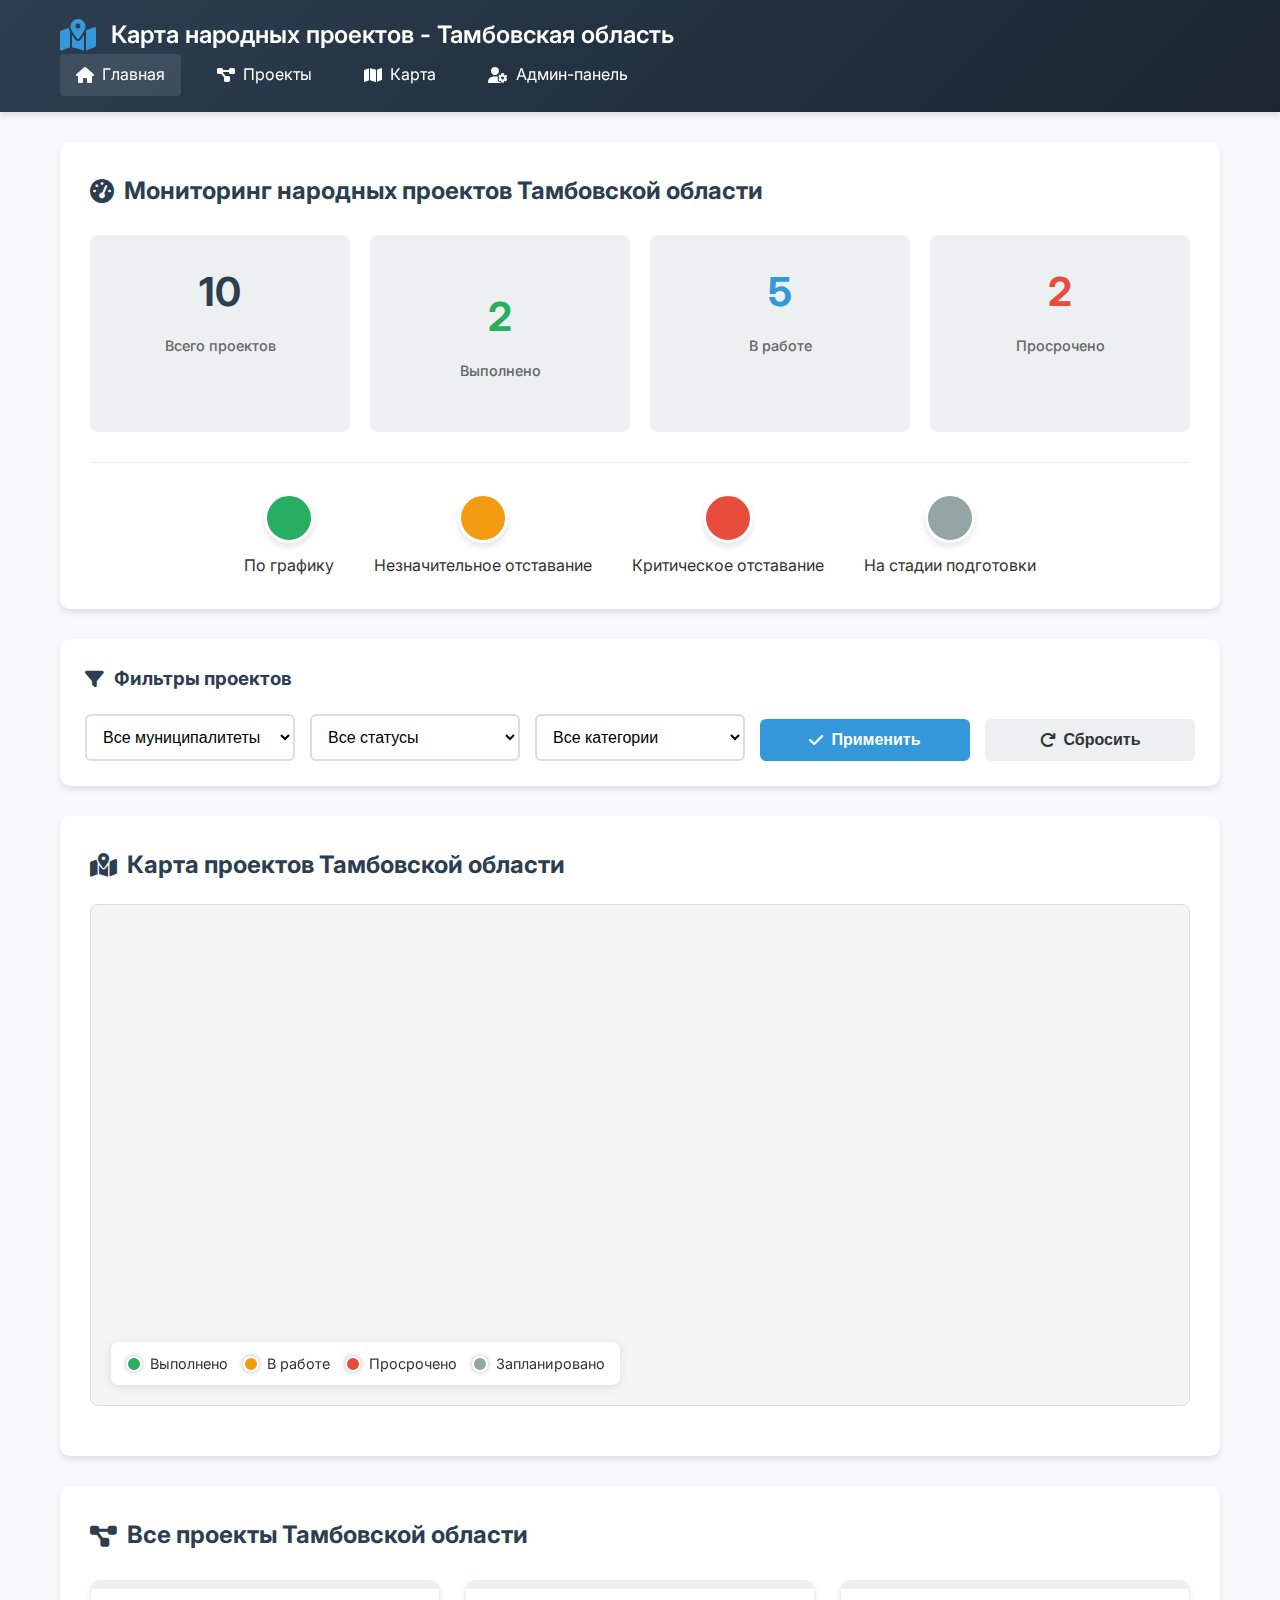
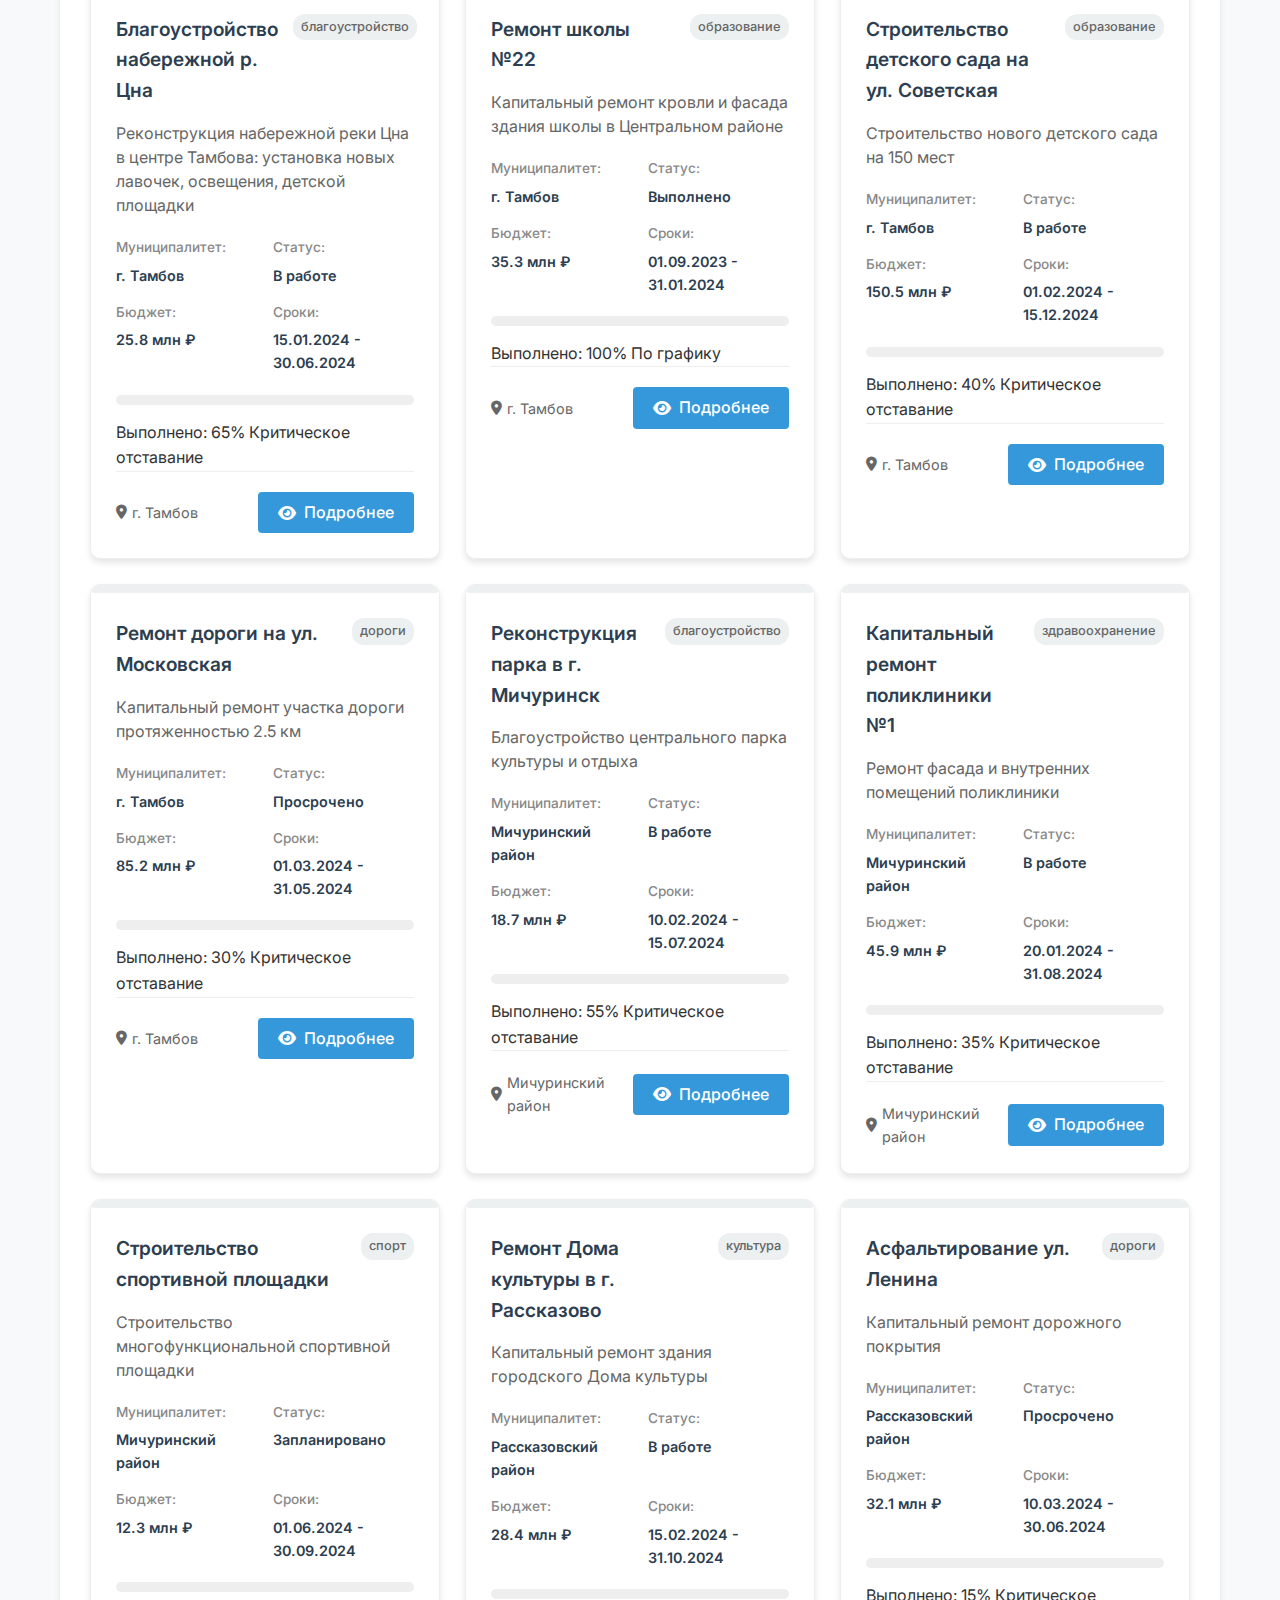
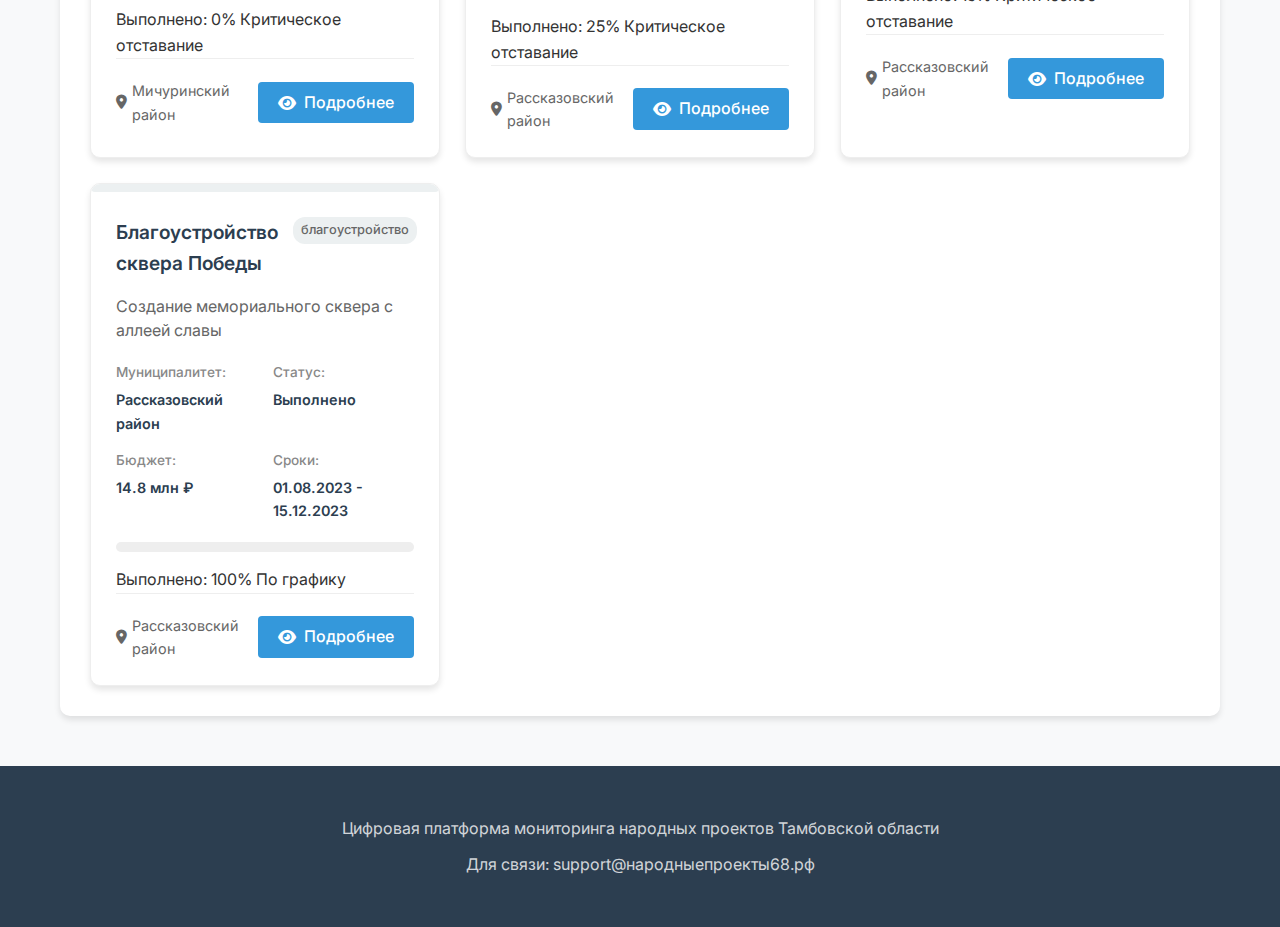
<file: index.html>
<!DOCTYPE html>
<html lang="ru">
<head>
    <meta charset="UTF-8">
    <meta name="viewport" content="width=device-width, initial-scale=1.0">
    <title>Карта народных проектов - Тамбовская область</title>
    <link rel="stylesheet" href="style.css">
    <link rel="stylesheet" href="https://cdnjs.cloudflare.com/ajax/libs/font-awesome/6.4.0/css/all.min.css">
    <link href="https://fonts.googleapis.com/css2?family=Inter:wght@300;400;500;600;700&display=swap" rel="stylesheet">
</head>
<body>
    <!-- Шапка -->
    <header class="header">
        <div class="container">
            <div class="header-content">
                <div class="logo">
                    <i class="fas fa-map-marked-alt"></i>
                    <h1>Карта народных проектов - Тамбовская область</h1>
                </div>
                <nav class="nav">
                    <a href="index.html" class="active"><i class="fas fa-home"></i> Главная</a>
                    <a href="#projects"><i class="fas fa-project-diagram"></i> Проекты</a>
                    <a href="#map-section"><i class="fas fa-map"></i> Карта</a>
                    <a href="admin.html"><i class="fas fa-user-cog"></i> Админ-панель</a>
                </nav>
            </div>
        </div>
    </header>

    <!-- Основной контент -->
    <main class="container">
        <!-- Дашборд со статистикой -->
        <section class="dashboard">
            <h2><i class="fas fa-tachometer-alt"></i> Мониторинг народных проектов Тамбовской области</h2>
            <div class="stats-grid">
                <div class="stat-card">
                    <div class="stat-number total">10</div>
                    <div class="stat-label">Всего проектов</div>
                </div>
                <div class="stat-card">
                    <div class="stat-card">
                        <div class="stat-number completed">2</div>
                        <div class="stat-label">Выполнено</div>
                    </div>
                </div>
                <div class="stat-card">
                    <div class="stat-number in-progress">6</div>
                    <div class="stat-label">В работе</div>
                </div>
                <div class="stat-card">
                    <div class="stat-number delayed">2</div>
                    <div class="stat-label">Просрочено</div>
                </div>
            </div>
            
            <!-- Светофорная визуализация -->
            <div class="traffic-light">
                <div class="traffic-item">
                    <div class="light green active"></div>
                    <span>По графику</span>
                </div>
                <div class="traffic-item">
                    <div class="light yellow active"></div>
                    <span>Незначительное отставание</span>
                </div>
                <div class="traffic-item">
                    <div class="light red active"></div>
                    <span>Критическое отставание</span>
                </div>
                <div class="traffic-item">
                    <div class="light gray active"></div>
                    <span>На стадии подготовки</span>
                </div>
            </div>
        </section>

        <!-- Фильтры -->
        <section class="filters">
            <h3><i class="fas fa-filter"></i> Фильтры проектов</h3>
            <div class="filter-grid">
                <select id="municipality-filter" class="filter-select">
                    <option value="all">Все муниципалитеты</option>
                    <option value="1">г. Тамбов</option>
                    <option value="2">Мичуринский район</option>
                    <option value="3">Рассказовский район</option>
                </select>
                <select id="status-filter" class="filter-select">
                    <option value="all">Все статусы</option>
                    <option value="completed">Выполнено</option>
                    <option value="in_progress">В работе</option>
                    <option value="delayed">Просрочено</option>
                    <option value="planned">Запланировано</option>
                </select>
                <select id="category-filter" class="filter-select">
                    <option value="all">Все категории</option>
                    <option value="благоустройство">Благоустройство</option>
                    <option value="дороги">Дороги</option>
                    <option value="образование">Образование</option>
                    <option value="здравоохранение">Здравоохранение</option>
                    <option value="культура">Культура</option>
                    <option value="спорт">Спорт</option>
                </select>
                <button class="btn btn-primary" id="apply-filters">
                    <i class="fas fa-check"></i> Применить
                </button>
                <button class="btn btn-secondary" id="reset-filters">
                    <i class="fas fa-redo"></i> Сбросить
                </button>
            </div>
        </section>

        <!-- Карта проектов -->
        <section id="map-section" class="map-section">
            <h2><i class="fas fa-map-marked-alt"></i> Карта проектов Тамбовской области</h2>
            <div class="map-container">
                <div id="map" style="width: 100%; height: 500px;"></div>
                <div class="map-legend">
                    <div class="legend-item">
                        <span class="legend-color green"></span>
                        <span>Выполнено</span>
                    </div>
                    <div class="legend-item">
                        <span class="legend-color yellow"></span>
                        <span>В работе</span>
                    </div>
                    <div class="legend-item">
                        <span class="legend-color red"></span>
                        <span>Просрочено</span>
                    </div>
                    <div class="legend-item">
                        <span class="legend-color gray"></span>
                        <span>Запланировано</span>
                    </div>
                </div>
            </div>
        </section>

        <!-- Список проектов -->
        <section id="projects" class="projects-section">
            <h2><i class="fas fa-project-diagram"></i> Все проекты Тамбовской области</h2>
            <div id="projects-container" class="projects-grid">
                <!-- Проекты будут загружены через JavaScript -->
                <div class="loading">
                    <i class="fas fa-spinner fa-spin"></i> Загрузка проектов...
                </div>
            </div>
        </section>
    </main>

    <!-- Футер -->
    <footer class="footer">
        <div class="container">
            <p>Цифровая платформа мониторинга народных проектов Тамбовской области</p>
            <p>Для связи: support@народныепроекты68.рф</p>
        </div>
    </footer>

    <!-- Подключаем Яндекс.Карты -->
    <script src="https://api-maps.yandex.ru/2.1/?lang=ru_RU&apikey=7f52274f-f8e6-49e6-b306-d573986e824c" type="text/javascript"></script>
    <script src="script.js"></script>
</body>
</html>
</file>
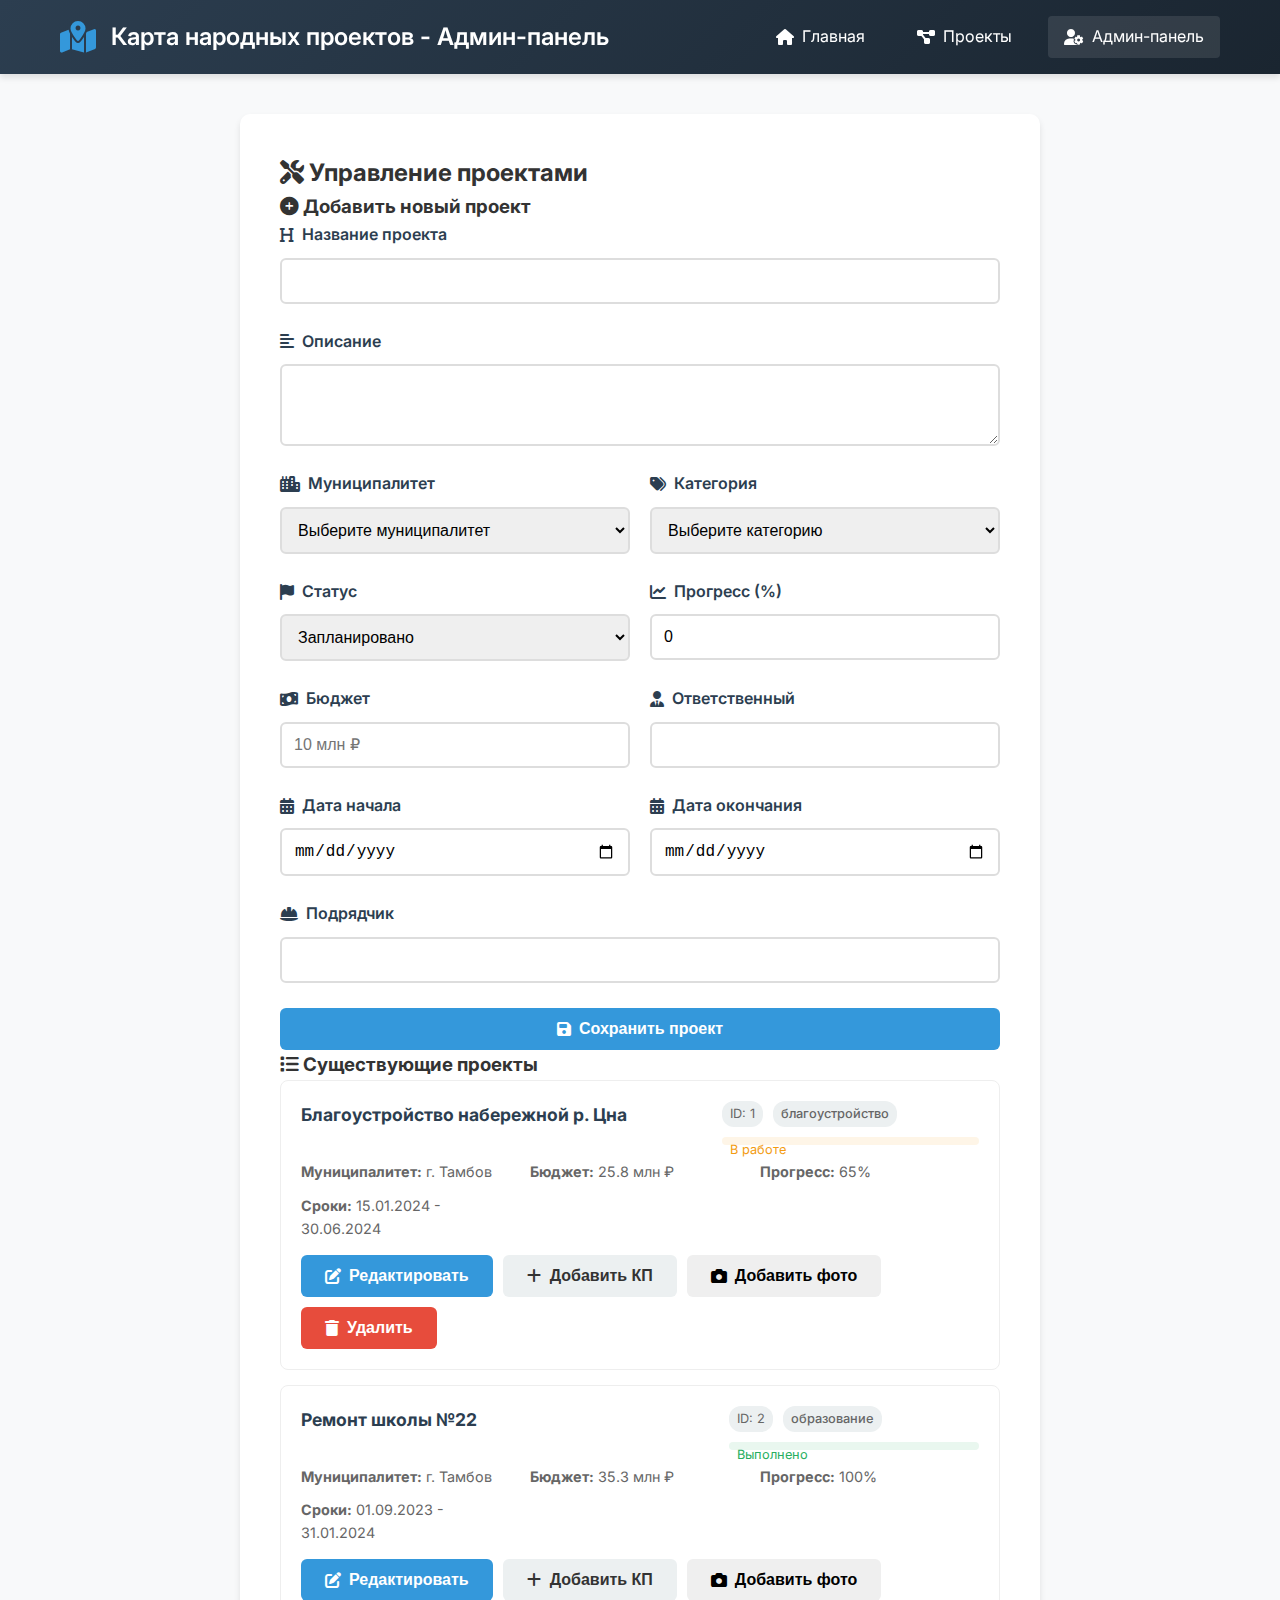
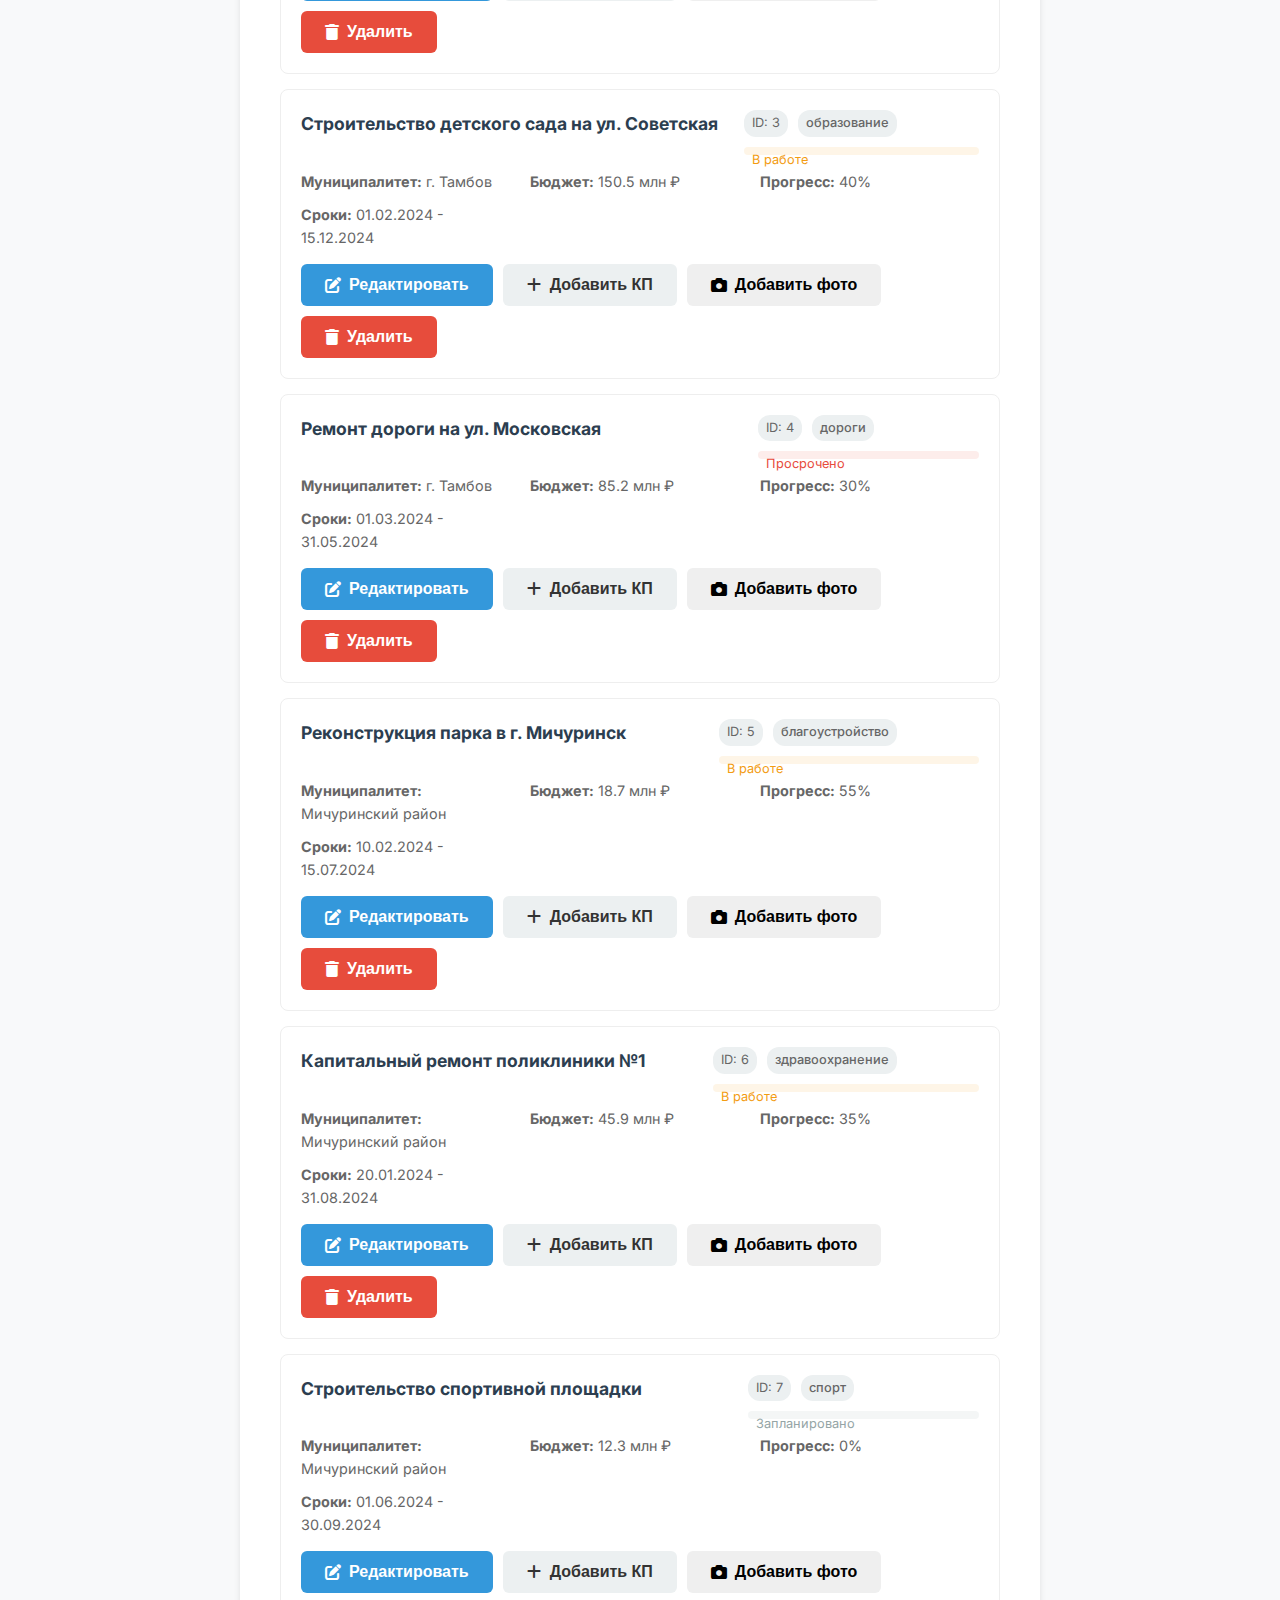
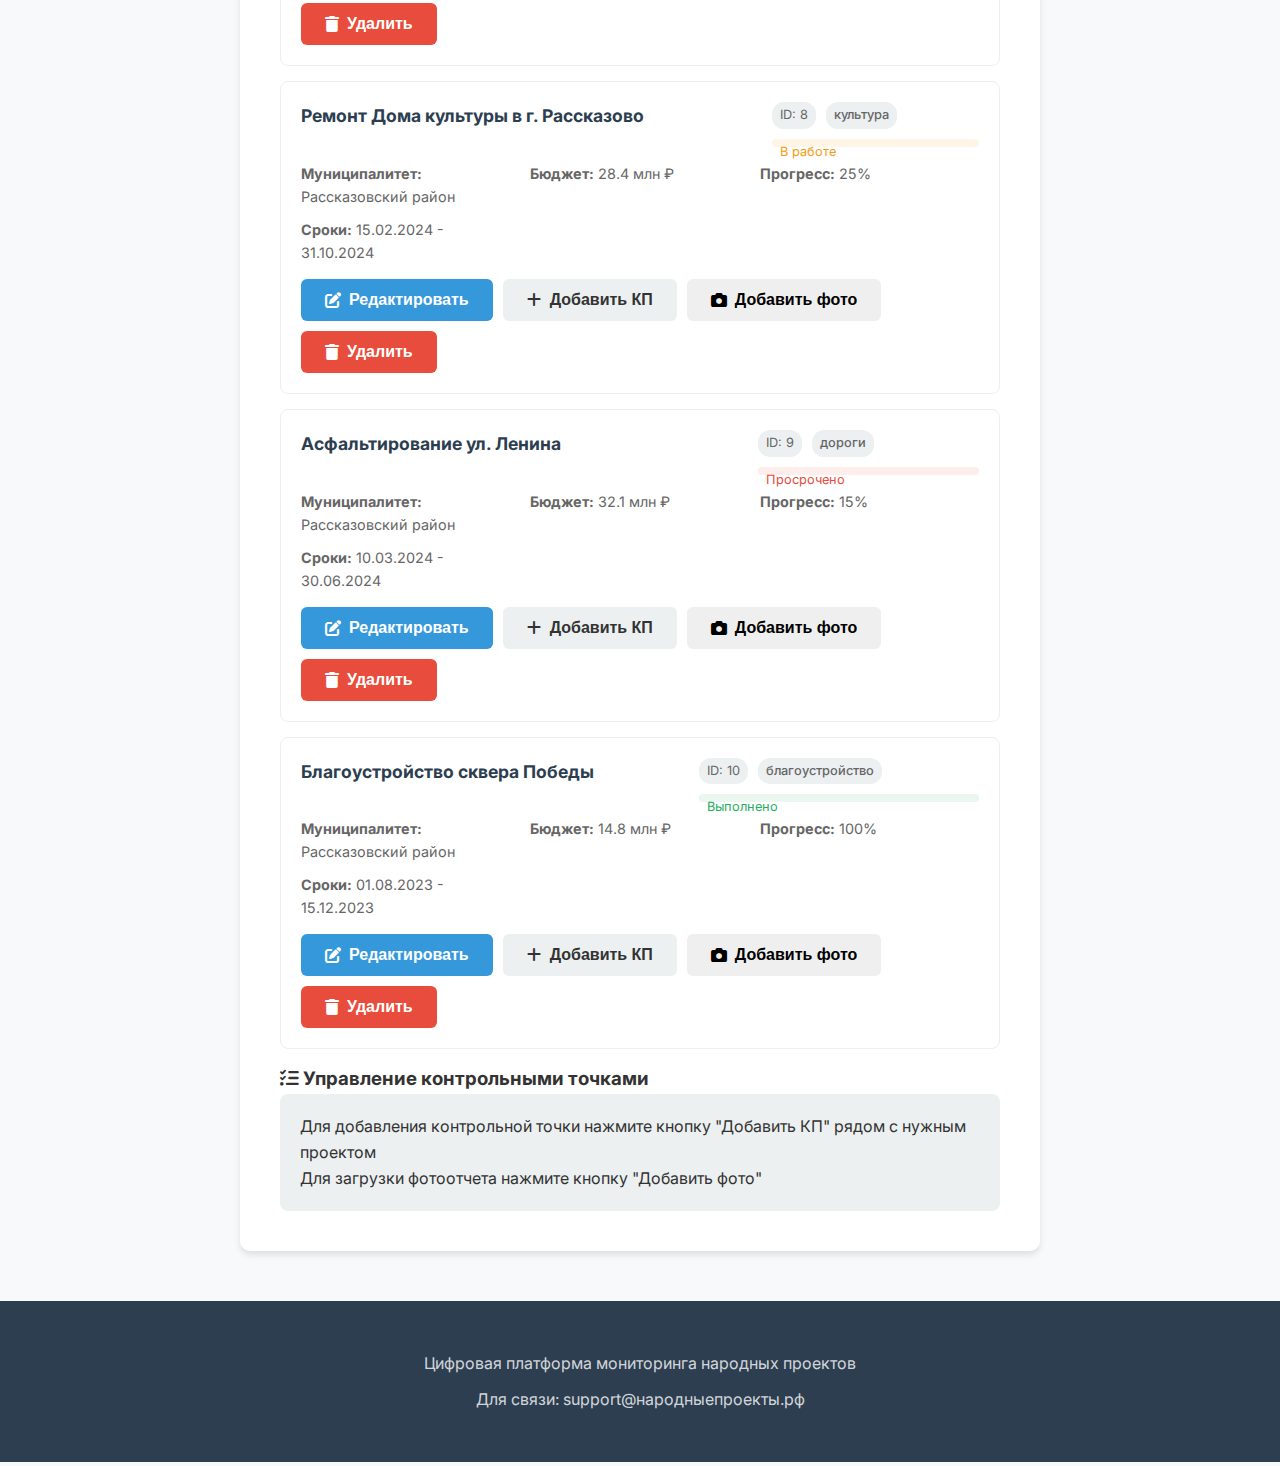
<file: admin.html>
<!DOCTYPE html>
<html lang="ru">
<head>
    <meta charset="UTF-8">
    <meta name="viewport" content="width=device-width, initial-scale=1.0">
    <title>Админ-панель - Карта народных проектов</title>
    <link rel="stylesheet" href="style.css">
    <link rel="stylesheet" href="https://cdnjs.cloudflare.com/ajax/libs/font-awesome/6.4.0/css/all.min.css">
    <link href="https://fonts.googleapis.com/css2?family=Inter:wght@300;400;500;600;700&display=swap" rel="stylesheet">
</head>
<body>
    <!-- Шапка -->
    <header class="header">
        <div class="container">
            <div class="header-content">
                <div class="logo">
                    <i class="fas fa-map-marked-alt"></i>
                    <h1>Карта народных проектов - Админ-панель</h1>
                </div>
                <nav class="nav">
                    <a href="index.html"><i class="fas fa-home"></i> Главная</a>
                    <a href="#projects"><i class="fas fa-project-diagram"></i> Проекты</a>
                    <a href="admin.html" class="active"><i class="fas fa-user-cog"></i> Админ-панель</a>
                </nav>
            </div>
        </div>
    </header>

    <!-- Основной контент -->
    <main class="container">
        <div class="admin-section">
            <h2><i class="fas fa-tools"></i> Управление проектами</h2>
            
            <!-- Форма добавления проекта -->
            <div class="form-section">
                <h3><i class="fas fa-plus-circle"></i> Добавить новый проект</h3>
                <form id="add-project-form" class="admin-form">
                    <div class="form-group">
                        <label for="project-name"><i class="fas fa-heading"></i> Название проекта</label>
                        <input type="text" id="project-name" class="form-control" required>
                    </div>
                    
                    <div class="form-group">
                        <label for="project-description"><i class="fas fa-align-left"></i> Описание</label>
                        <textarea id="project-description" class="form-control" rows="3" required></textarea>
                    </div>
                    
                    <div class="form-row">
                        <div class="form-group">
                            <label for="project-municipality"><i class="fas fa-city"></i> Муниципалитет</label>
                            <select id="project-municipality" class="form-control" required>
                                <option value="">Выберите муниципалитет</option>
                                <option value="1">Центральный район</option>
                                <option value="2">Северный район</option>
                                <option value="3">Южный район</option>
                            </select>
                        </div>
                        
                        <div class="form-group">
                            <label for="project-category"><i class="fas fa-tags"></i> Категория</label>
                            <select id="project-category" class="form-control" required>
                                <option value="">Выберите категорию</option>
                                <option value="благоустройство">Благоустройство</option>
                                <option value="дороги">Дороги</option>
                                <option value="образование">Образование</option>
                                <option value="здравоохранение">Здравоохранение</option>
                                <option value="культура">Культура</option>
                            </select>
                        </div>
                    </div>
                    
                    <div class="form-row">
                        <div class="form-group">
                            <label for="project-status"><i class="fas fa-flag"></i> Статус</label>
                            <select id="project-status" class="form-control" required>
                                <option value="planned">Запланировано</option>
                                <option value="in_progress">В работе</option>
                                <option value="completed">Выполнено</option>
                                <option value="delayed">Просрочено</option>
                            </select>
                        </div>
                        
                        <div class="form-group">
                            <label for="project-progress"><i class="fas fa-chart-line"></i> Прогресс (%)</label>
                            <input type="number" id="project-progress" class="form-control" min="0" max="100" value="0">
                        </div>
                    </div>
                    
                    <div class="form-row">
                        <div class="form-group">
                            <label for="project-budget"><i class="fas fa-money-bill-wave"></i> Бюджет</label>
                            <input type="text" id="project-budget" class="form-control" placeholder="10 млн ₽" required>
                        </div>
                        
                        <div class="form-group">
                            <label for="project-responsible"><i class="fas fa-user-tie"></i> Ответственный</label>
                            <input type="text" id="project-responsible" class="form-control" required>
                        </div>
                    </div>
                    
                    <div class="form-row">
                        <div class="form-group">
                            <label for="project-start-date"><i class="fas fa-calendar-alt"></i> Дата начала</label>
                            <input type="date" id="project-start-date" class="form-control" required>
                        </div>
                        
                        <div class="form-group">
                            <label for="project-end-date"><i class="fas fa-calendar-alt"></i> Дата окончания</label>
                            <input type="date" id="project-end-date" class="form-control" required>
                        </div>
                    </div>
                    
                    <div class="form-group">
                        <label for="project-contractor"><i class="fas fa-hard-hat"></i> Подрядчик</label>
                        <input type="text" id="project-contractor" class="form-control" required>
                    </div>
                    
                    <button type="submit" class="btn btn-primary">
                        <i class="fas fa-save"></i> Сохранить проект
                    </button>
                </form>
            </div>
            
            <!-- Список существующих проектов -->
            <div class="projects-list-section">
                <h3><i class="fas fa-list"></i> Существующие проекты</h3>
                <div id="admin-projects-list">
                    <!-- Проекты будут загружены через JavaScript -->
                    <div class="loading">
                        <i class="fas fa-spinner fa-spin"></i> Загрузка проектов...
                    </div>
                </div>
            </div>
            
            <!-- Форма добавления контрольной точки -->
            <div class="form-section">
                <h3><i class="fas fa-tasks"></i> Управление контрольными точками</h3>
                <div class="checkpoint-form">
                    <p>Для добавления контрольной точки нажмите кнопку "Добавить КП" рядом с нужным проектом</p>
                    <p>Для загрузки фотоотчета нажмите кнопку "Добавить фото"</p>
                </div>
            </div>
        </div>
    </main>

    <!-- Футер -->
    <footer class="footer">
        <div class="container">
            <p>Цифровая платформа мониторинга народных проектов</p>
            <p>Для связи: support@народныепроекты.рф</p>
        </div>
    </footer>

    <script src="admin.js"></script>
</body>
</html>
</file>
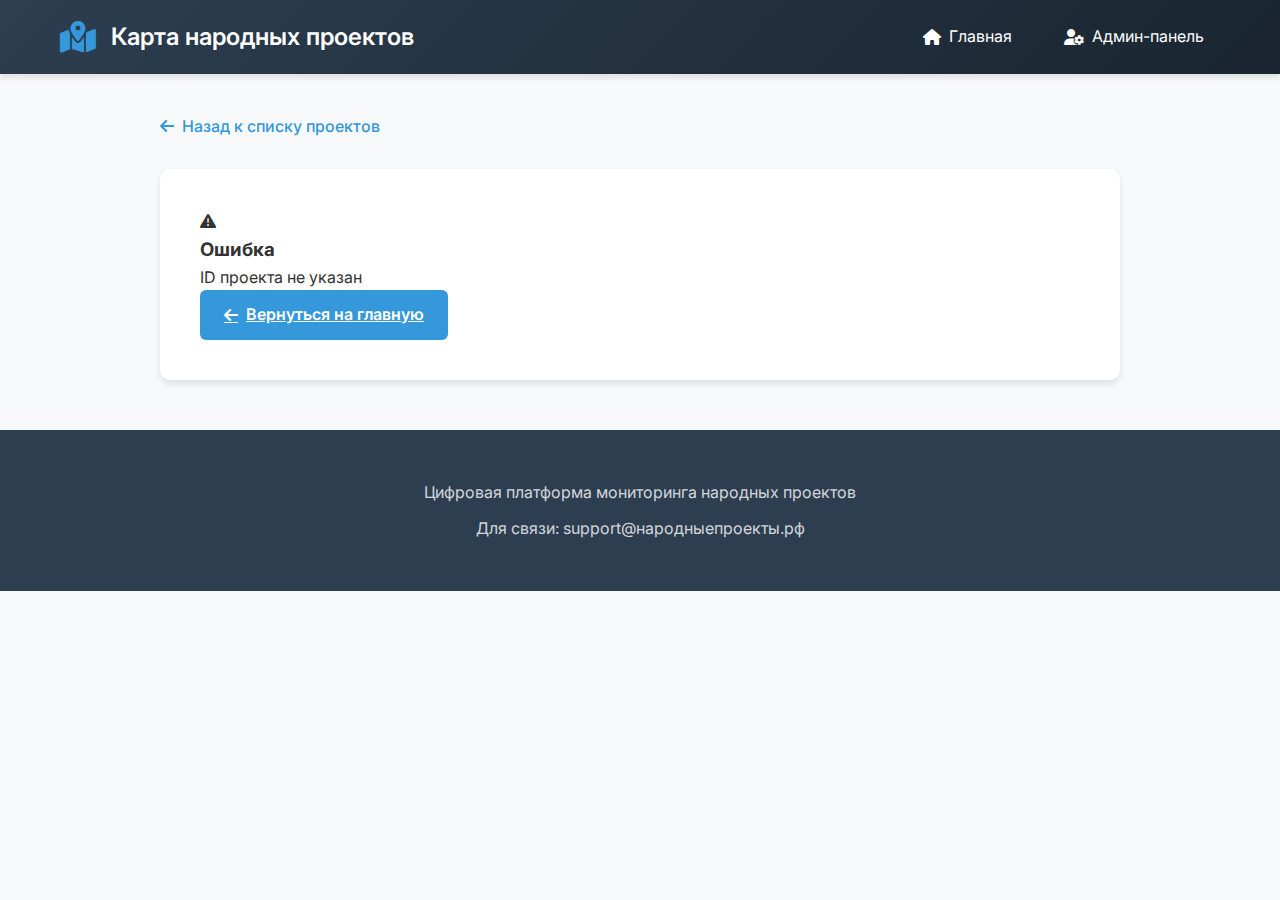
<file: project.html>
<!DOCTYPE html>
<html lang="ru">
<head>
    <meta charset="UTF-8">
    <meta name="viewport" content="width=device-width, initial-scale=1.0">
    <title>Детали проекта - Карта народных проектов</title>
    <link rel="stylesheet" href="style.css">
    <link rel="stylesheet" href="https://cdnjs.cloudflare.com/ajax/libs/font-awesome/6.4.0/css/all.min.css">
    <link href="https://fonts.googleapis.com/css2?family=Inter:wght@300;400;500;600;700&display=swap" rel="stylesheet">
</head>
<body>
    <!-- Шапка -->
    <header class="header">
        <div class="container">
            <div class="header-content">
                <div class="logo">
                    <i class="fas fa-map-marked-alt"></i>
                    <h1>Карта народных проектов</h1>
                </div>
                <nav class="nav">
                    <a href="index.html"><i class="fas fa-home"></i> Главная</a>
                    <a href="admin.html"><i class="fas fa-user-cog"></i> Админ-панель</a>
                </nav>
            </div>
        </div>
    </header>

    <!-- Детали проекта -->
    <main class="container project-container">
        <a href="index.html" class="back-link">
            <i class="fas fa-arrow-left"></i> Назад к списку проектов
        </a>
        
        <div id="project-detail" class="project-detail-card">
            <!-- Детали проекта будут загружены через JavaScript -->
            <div class="loading">
                <i class="fas fa-spinner fa-spin"></i> Загрузка данных проекта...
            </div>
        </div>
    </main>

    <!-- Футер -->
    <footer class="footer">
        <div class="container">
            <p>Цифровая платформа мониторинга народных проектов</p>
            <p>Для связи: support@народныепроекты.рф</p>
        </div>
    </footer>

    <script src="project.js"></script>
</body>
</html>
</file>
<file: style.css>
/* Основные стили */
:root {
    --primary-color: #2c3e50;
    --secondary-color: #3498db;
    --success-color: #27ae60;
    --warning-color: #f39c12;
    --danger-color: #e74c3c;
    --gray-color: #95a5a6;
    --light-gray: #ecf0f1;
    --white: #ffffff;
    --shadow: 0 4px 6px rgba(0, 0, 0, 0.1);
    --transition: all 0.3s ease;
}

* {
    margin: 0;
    padding: 0;
    box-sizing: border-box;
}

body {
    font-family: 'Inter', sans-serif;
    line-height: 1.6;
    color: #333;
    background-color: #f8f9fa;
}

.container {
    max-width: 1200px;
    margin: 0 auto;
    padding: 0 20px;
}

/* Шапка */
.header {
    background: linear-gradient(135deg, var(--primary-color), #1a2530);
    color: var(--white);
    padding: 1rem 0;
    box-shadow: var(--shadow);
    position: sticky;
    top: 0;
    z-index: 1000;
}

.header-content {
    display: flex;
    justify-content: space-between;
    align-items: center;
    flex-wrap: wrap;
}

.logo {
    display: flex;
    align-items: center;
    gap: 15px;
}

.logo i {
    font-size: 2rem;
    color: var(--secondary-color);
}

.logo h1 {
    font-size: 1.5rem;
    font-weight: 600;
}

.nav {
    display: flex;
    gap: 20px;
}

.nav a {
    color: var(--white);
    text-decoration: none;
    padding: 8px 16px;
    border-radius: 4px;
    transition: var(--transition);
    display: flex;
    align-items: center;
    gap: 8px;
}

.nav a:hover,
.nav a.active {
    background-color: rgba(255, 255, 255, 0.1);
}

/* Дашборд */
.dashboard {
    background: var(--white);
    padding: 30px;
    border-radius: 10px;
    margin: 30px 0;
    box-shadow: var(--shadow);
}

.dashboard h2 {
    margin-bottom: 25px;
    color: var(--primary-color);
    display: flex;
    align-items: center;
    gap: 10px;
}

.stats-grid {
    display: grid;
    grid-template-columns: repeat(auto-fit, minmax(200px, 1fr));
    gap: 20px;
    margin-bottom: 30px;
}

.stat-card {
    background: var(--light-gray);
    padding: 25px 20px;
    border-radius: 8px;
    text-align: center;
    transition: var(--transition);
}

.stat-card:hover {
    transform: translateY(-5px);
    box-shadow: var(--shadow);
}

.stat-number {
    font-size: 2.5rem;
    font-weight: 700;
    margin-bottom: 10px;
}

.stat-number.total { color: var(--primary-color); }
.stat-number.completed { color: var(--success-color); }
.stat-number.in-progress { color: var(--secondary-color); }
.stat-number.delayed { color: var(--danger-color); }

.stat-label {
    font-size: 0.9rem;
    color: #666;
    font-weight: 500;
}

.traffic-light {
    display: flex;
    justify-content: center;
    gap: 40px;
    flex-wrap: wrap;
    margin-top: 30px;
    padding-top: 30px;
    border-top: 1px solid #eee;
}

.traffic-item {
    display: flex;
    flex-direction: column;
    align-items: center;
    gap: 10px;
}

.light {
    width: 50px;
    height: 50px;
    border-radius: 50%;
    border: 3px solid #fff;
    box-shadow: var(--shadow);
}

.light.green { background-color: var(--success-color); }
.light.yellow { background-color: var(--warning-color); }
.light.red { background-color: var(--danger-color); }
.light.gray { background-color: var(--gray-color); }

/* Фильтры */
.filters {
    background: var(--white);
    padding: 25px;
    border-radius: 10px;
    margin-bottom: 30px;
    box-shadow: var(--shadow);
}

.filters h3 {
    margin-bottom: 20px;
    color: var(--primary-color);
    display: flex;
    align-items: center;
    gap: 10px;
}

.filter-grid {
    display: grid;
    grid-template-columns: repeat(auto-fit, minmax(200px, 1fr));
    gap: 15px;
    align-items: end;
}

.filter-select {
    padding: 12px;
    border: 2px solid #ddd;
    border-radius: 6px;
    font-size: 1rem;
    transition: var(--transition);
    background-color: var(--white);
}

.filter-select:focus {
    outline: none;
    border-color: var(--secondary-color);
}

/* Кнопки */
.btn {
    padding: 12px 24px;
    border: none;
    border-radius: 6px;
    font-size: 1rem;
    font-weight: 600;
    cursor: pointer;
    transition: var(--transition);
    display: inline-flex;
    align-items: center;
    justify-content: center;
    gap: 8px;
}

.btn-primary {
    background-color: var(--secondary-color);
    color: var(--white);
}

.btn-primary:hover {
    background-color: #2980b9;
    transform: translateY(-2px);
}

.btn-secondary {
    background-color: var(--light-gray);
    color: #333;
}

.btn-secondary:hover {
    background-color: #ddd;
    transform: translateY(-2px);
}

/* Карта */
.map-section {
    background: var(--white);
    padding: 30px;
    border-radius: 10px;
    margin-bottom: 30px;
    box-shadow: var(--shadow);
}

.map-section h2 {
    margin-bottom: 20px;
    color: var(--primary-color);
    display: flex;
    align-items: center;
    gap: 10px;
}

.map-container {
    position: relative;
    border-radius: 8px;
    overflow: hidden;
    background: #f5f5f5;
}

.map-placeholder {
    height: 400px;
    position: relative;
    background: linear-gradient(45deg, #e0e0e0 25%, transparent 25%),
                linear-gradient(-45deg, #e0e0e0 25%, transparent 25%),
                linear-gradient(45deg, transparent 75%, #e0e0e0 75%),
                linear-gradient(-45deg, transparent 75%, #e0e0e0 75%);
    background-size: 20px 20px;
    background-position: 0 0, 0 10px, 10px -10px, -10px 0px;
}

.map-mock {
    position: relative;
    width: 100%;
    height: 100%;
}

.mock-point {
    position: absolute;
    width: 20px;
    height: 20px;
    background-color: var(--danger-color);
    border-radius: 50%;
    border: 3px solid white;
    cursor: pointer;
    transition: var(--transition);
    box-shadow: 0 0 10px rgba(0,0,0,0.3);
}

.mock-point:nth-child(odd) {
    background-color: var(--success-color);
}

.mock-point:nth-child(even) {
    background-color: var(--warning-color);
}

.mock-point:hover {
    transform: scale(1.5);
    z-index: 10;
}

.map-note {
    position: absolute;
    bottom: 20px;
    left: 0;
    right: 0;
    text-align: center;
    color: #666;
    font-size: 0.9rem;
}

/* Проекты */
.projects-section {
    background: var(--white);
    padding: 30px;
    border-radius: 10px;
    margin-bottom: 30px;
    box-shadow: var(--shadow);
}

.projects-section h2 {
    margin-bottom: 25px;
    color: var(--primary-color);
    display: flex;
    align-items: center;
    gap: 10px;
}

.projects-grid {
    display: grid;
    grid-template-columns: repeat(auto-fill, minmax(350px, 1fr));
    gap: 25px;
}

.project-card {
    background: var(--white);
    border-radius: 10px;
    overflow: hidden;
    box-shadow: var(--shadow);
    transition: var(--transition);
    border: 1px solid #eee;
}

.project-card:hover {
    transform: translateY(-5px);
    box-shadow: 0 10px 20px rgba(0,0,0,0.15);
}

.project-status {
    height: 8px;
    width: 100%;
}

.status-green { background-color: var(--success-color); }
.status-yellow { background-color: var(--warning-color); }
.status-red { background-color: var(--danger-color); }
-status-gray { background-color: var(--gray-color); }

.project-content {
    padding: 25px;
}

.project-header {
    display: flex;
    justify-content: space-between;
    align-items: flex-start;
    margin-bottom: 15px;
}

.project-title {
    font-size: 1.2rem;
    font-weight: 600;
    color: var(--primary-color);
    margin-right: 15px;
}

.project-category {
    background: var(--light-gray);
    padding: 4px 12px;
    border-radius: 20px;
    font-size: 0.8rem;
    font-weight: 500;
    color: #666;
}

.project-description {
    color: #666;
    margin-bottom: 20px;
    line-height: 1.5;
}

.project-details {
    display: grid;
    grid-template-columns: 1fr 1fr;
    gap: 15px;
    margin-bottom: 20px;
    font-size: 0.9rem;
}

.project-detail {
    display: flex;
    flex-direction: column;
    gap: 5px;
}

.detail-label {
    font-weight: 500;
    color: #888;
    font-size: 0.85rem;
}

.detail-value {
    font-weight: 600;
    color: var(--primary-color);
}

.progress-bar {
    background-color: #eee;
    border-radius: 10px;
    height: 10px;
    margin: 15px 0;
    overflow: hidden;
}

.progress-fill {
    height: 100%;
    border-radius: 10px;
    transition: width 0.3s ease;
}

.project-footer {
    display: flex;
    justify-content: space-between;
    align-items: center;
    padding-top: 20px;
    border-top: 1px solid #eee;
}

.btn-view {
    background-color: var(--secondary-color);
    color: var(--white);
    padding: 8px 20px;
    border-radius: 4px;
    text-decoration: none;
    font-weight: 500;
    transition: var(--transition);
    display: inline-flex;
    align-items: center;
    gap: 8px;
}

.btn-view:hover {
    background-color: #2980b9;
    transform: translateX(5px);
}

.project-location {
    display: flex;
    align-items: center;
    gap: 5px;
    color: #666;
    font-size: 0.9rem;
}

/* Футер */
.footer {
    background: var(--primary-color);
    color: var(--white);
    padding: 40px 0;
    text-align: center;
    margin-top: 50px;
}

.footer p {
    margin: 10px 0;
    color: rgba(255, 255, 255, 0.8);
}

/* Стили для страницы проекта */
.project-container {
    max-width: 1000px;
    margin: 40px auto;
    padding: 0 20px;
}

.back-link {
    display: inline-flex;
    align-items: center;
    gap: 8px;
    color: var(--secondary-color);
    text-decoration: none;
    margin-bottom: 30px;
    font-weight: 500;
}

.back-link:hover {
    color: #2980b9;
}

.project-detail-card {
    background: var(--white);
    border-radius: 10px;
    padding: 40px;
    box-shadow: var(--shadow);
}

.project-main-info {
    display: grid;
    grid-template-columns: 2fr 1fr;
    gap: 40px;
    margin-bottom: 40px;
}

.project-meta {
    display: grid;
    grid-template-columns: repeat(2, 1fr);
    gap: 20px;
}

.meta-item {
    padding: 20px;
    background: var(--light-gray);
    border-radius: 8px;
}

.meta-label {
    font-size: 0.9rem;
    color: #666;
    margin-bottom: 8px;
}

.meta-value {
    font-size: 1.1rem;
    font-weight: 600;
    color: var(--primary-color);
}

.checkpoints-section,
.photos-section {
    margin-top: 40px;
    padding-top: 30px;
    border-top: 1px solid #eee;
}

.checkpoint-item {
    display: flex;
    align-items: center;
    gap: 15px;
    padding: 15px;
    background: var(--light-gray);
    border-radius: 8px;
    margin-bottom: 10px;
}

.checkpoint-status {
    width: 20px;
    height: 20px;
    border-radius: 50%;
    flex-shrink: 0;
}

.checkpoint-info {
    flex-grow: 1;
}

.checkpoint-name {
    font-weight: 600;
    margin-bottom: 5px;
}

.checkpoint-dates {
    display: flex;
    gap: 20px;
    font-size: 0.9rem;
    color: #666;
}

.photos-grid {
    display: grid;
    grid-template-columns: repeat(auto-fill, minmax(250px, 1fr));
    gap: 20px;
    margin-top: 20px;
}

.photo-item {
    position: relative;
    border-radius: 8px;
    overflow: hidden;
    box-shadow: var(--shadow);
}

.photo-item img {
    width: 100%;
    height: 200px;
    object-fit: cover;
    transition: var(--transition);
}

.photo-item:hover img {
    transform: scale(1.05);
}

.photo-caption {
    position: absolute;
    bottom: 0;
    left: 0;
    right: 0;
    background: rgba(0, 0, 0, 0.7);
    color: var(--white);
    padding: 10px;
    font-size: 0.9rem;
}

/* Стили для админ-панели */
.admin-section {
    background: var(--white);
    border-radius: 10px;
    padding: 40px;
    margin: 40px auto;
    max-width: 800px;
    box-shadow: var(--shadow);
}

.admin-form {
    display: flex;
    flex-direction: column;
    gap: 25px;
}

.form-group {
    display: flex;
    flex-direction: column;
    gap: 10px;
}

.form-group label {
    font-weight: 600;
    color: var(--primary-color);
    display: flex;
    align-items: center;
    gap: 8px;
}

.form-control {
    padding: 12px;
    border: 2px solid #ddd;
    border-radius: 6px;
    font-size: 1rem;
    transition: var(--transition);
}

.form-control:focus {
    outline: none;
    border-color: var(--secondary-color);
}

.form-row {
    display: grid;
    grid-template-columns: 1fr 1fr;
    gap: 20px;
}

.checkpoint-form {
    background: var(--light-gray);
    padding: 20px;
    border-radius: 8px;
}

/* Адаптивность */
@media (max-width: 768px) {
    .header-content {
        flex-direction: column;
        gap: 15px;
    }
    
    .nav {
        width: 100%;
        justify-content: center;
    }
    
    .stats-grid {
        grid-template-columns: repeat(2, 1fr);
    }
    
    .traffic-light {
        gap: 20px;
    }
    
    .filter-grid {
        grid-template-columns: 1fr;
    }
    
    .projects-grid {
        grid-template-columns: 1fr;
    }
    
    .project-main-info {
        grid-template-columns: 1fr;
    }
    
    .form-row {
        grid-template-columns: 1fr;
    }
}

@media (max-width: 480px) {
    .stats-grid {
        grid-template-columns: 1fr;
    }
    
    .project-details {
        grid-template-columns: 1fr;
    }
    
    .project-footer {
        flex-direction: column;
        gap: 15px;
        align-items: stretch;
    }
}

/* Добавляем в конец файла стили для Яндекс.Карты */

/* Контейнер карты */
.map-container {
    position: relative;
    border-radius: 8px;
    overflow: hidden;
    margin-bottom: 20px;
    border: 1px solid #ddd;
}

#map {
    width: 100%;
    height: 500px;
}

/* Легенда карты */
.map-legend {
    position: absolute;
    bottom: 20px;
    left: 20px;
    background: white;
    padding: 10px 15px;
    border-radius: 8px;
    box-shadow: 0 2px 10px rgba(0,0,0,0.1);
    z-index: 1000;
    display: flex;
    gap: 15px;
    flex-wrap: wrap;
}

.legend-item {
    display: flex;
    align-items: center;
    gap: 8px;
    font-size: 0.9rem;
}

.legend-color {
    width: 16px;
    height: 16px;
    border-radius: 50%;
    border: 2px solid white;
    box-shadow: 0 0 5px rgba(0,0,0,0.3);
}

.legend-color.green { background-color: #27ae60; }
.legend-color.yellow { background-color: #f39c12; }
.legend-color.red { background-color: #e74c3c; }
.legend-color.gray { background-color: #95a5a6; }

/* Балуны на карте */
.ymaps-2-1-79-balloon__content {
    padding: 10px;
    font-family: 'Inter', sans-serif;
}

.map-balloon {
    max-width: 300px;
}

.map-balloon p {
    margin: 5px 0;
    font-size: 0.9rem;
    line-height: 1.4;
}

.map-balloon-link {
    display: inline-block;
    background-color: #3498db;
    color: white;
    padding: 5px 10px;
    border-radius: 4px;
    text-decoration: none;
    font-size: 0.9rem;
    margin-top: 5px;
    transition: background-color 0.3s;
}

.map-balloon-link:hover {
    background-color: #2980b9;
}

/* Адаптивность карты */
@media (max-width: 768px) {
    #map {
        height: 400px;
    }
    
    .map-legend {
        position: relative;
        bottom: auto;
        left: auto;
        margin-top: 10px;
        justify-content: center;
    }
}

@media (max-width: 480px) {
    #map {
        height: 300px;
    }
    
    .map-legend {
        flex-direction: column;
        gap: 5px;
    }
}

/* Стили для админ-панели */

.admin-header {
    display: flex;
    justify-content: space-between;
    align-items: center;
    margin-bottom: 30px;
    padding-bottom: 20px;
    border-bottom: 1px solid #eee;
}

.admin-stats {
    display: flex;
    gap: 20px;
    font-size: 0.9rem;
    color: #666;
}

.admin-stats strong {
    color: var(--primary-color);
    font-size: 1.1rem;
}

.section-header {
    display: flex;
    justify-content: space-between;
    align-items: center;
    margin-bottom: 20px;
}

.section-actions {
    display: flex;
    gap: 10px;
}

.admin-project-item {
    background: var(--white);
    border: 1px solid #eee;
    border-radius: 8px;
    padding: 20px;
    margin-bottom: 15px;
    transition: var(--transition);
}

.admin-project-item:hover {
    border-color: var(--secondary-color);
    box-shadow: 0 4px 12px rgba(52, 152, 219, 0.1);
}

.admin-project-header {
    display: flex;
    justify-content: space-between;
    align-items: flex-start;
    margin-bottom: 15px;
}

.admin-project-header h4 {
    font-size: 1.1rem;
    color: var(--primary-color);
    margin: 0;
    flex-grow: 1;
}

.project-meta {
    display: flex;
    gap: 10px;
    flex-wrap: wrap;
}

.project-id, .project-category, .project-status {
    font-size: 0.8rem;
    padding: 3px 8px;
    border-radius: 12px;
    background: var(--light-gray);
    color: #666;
}

.project-status.completed {
    background-color: rgba(39, 174, 96, 0.1);
    color: var(--success-color);
}

.project-status.in_progress {
    background-color: rgba(243, 156, 18, 0.1);
    color: var(--warning-color);
}

.project-status.delayed {
    background-color: rgba(231, 76, 60, 0.1);
    color: var(--danger-color);
}

.project-status.planned {
    background-color: rgba(149, 165, 166, 0.1);
    color: var(--gray-color);
}

.admin-project-details {
    display: grid;
    grid-template-columns: repeat(auto-fit, minmax(200px, 1fr));
    gap: 10px;
    margin-bottom: 15px;
    font-size: 0.9rem;
    color: #666;
}

.admin-project-actions {
    display: flex;
    gap: 10px;
    flex-wrap: wrap;
}

.btn-danger {
    background-color: var(--danger-color);
    color: var(--white);
}

.btn-danger:hover {
    background-color: #c0392b;
}

.form-control-range {
    width: 100%;
    margin: 10px 0;
}

.progress-value {
    text-align: center;
    font-weight: 600;
    color: var(--primary-color);
    font-size: 1.1rem;
}

.form-actions {
    display: flex;
    gap: 15px;
    margin-top: 20px;
}

.quick-actions-section {
    margin-top: 40px;
    padding-top: 30px;
    border-top: 1px solid #eee;
}

.quick-actions-grid {
    display: grid;
    grid-template-columns: repeat(auto-fit, minmax(200px, 1fr));
    gap: 15px;
    margin-top: 20px;
}

/* Стили для страницы проекта */
.project-actions {
    display: flex;
    gap: 15px;
    margin-top: 20px;
}

.progress-section-small {
    margin-top: 10px;
}

.progress-section-small .progress-bar {
    height: 8px;
    margin-bottom: 5px;
}

.full-width {
    grid-column: 1 / -1;
}

.no-checkpoints, .no-photos {
    text-align: center;
    padding: 40px;
    background: var(--light-gray);
    border-radius: 8px;
    color: #666;
}

.no-checkpoints i, .no-photos i {
    font-size: 3rem;
    margin-bottom: 15px;
    color: #bdc3c7;
}

.checkpoint-completed, .checkpoint-in-progress, .checkpoint-delayed {
    display: inline-block;
    padding: 3px 10px;
    border-radius: 4px;
    font-size: 0.8rem;
    margin-top: 5px;
}

.checkpoint-completed {
    background-color: rgba(39, 174, 96, 0.1);
    color: var(--success-color);
}

.checkpoint-in-progress {
    background-color: rgba(243, 156, 18, 0.1);
    color: var(--warning-color);
}

.checkpoint-delayed {
    background-color: rgba(231, 76, 60, 0.1);
    color: var(--danger-color);
}

/* Адаптивность */
@media (max-width: 768px) {
    .admin-header {
        flex-direction: column;
        align-items: flex-start;
        gap: 15px;
    }
    
    .section-header {
        flex-direction: column;
        align-items: flex-start;
        gap: 15px;
    }
    
    .admin-project-actions {
        flex-direction: column;
    }
    
    .admin-project-actions .btn {
        width: 100%;
    }
}
</file>
